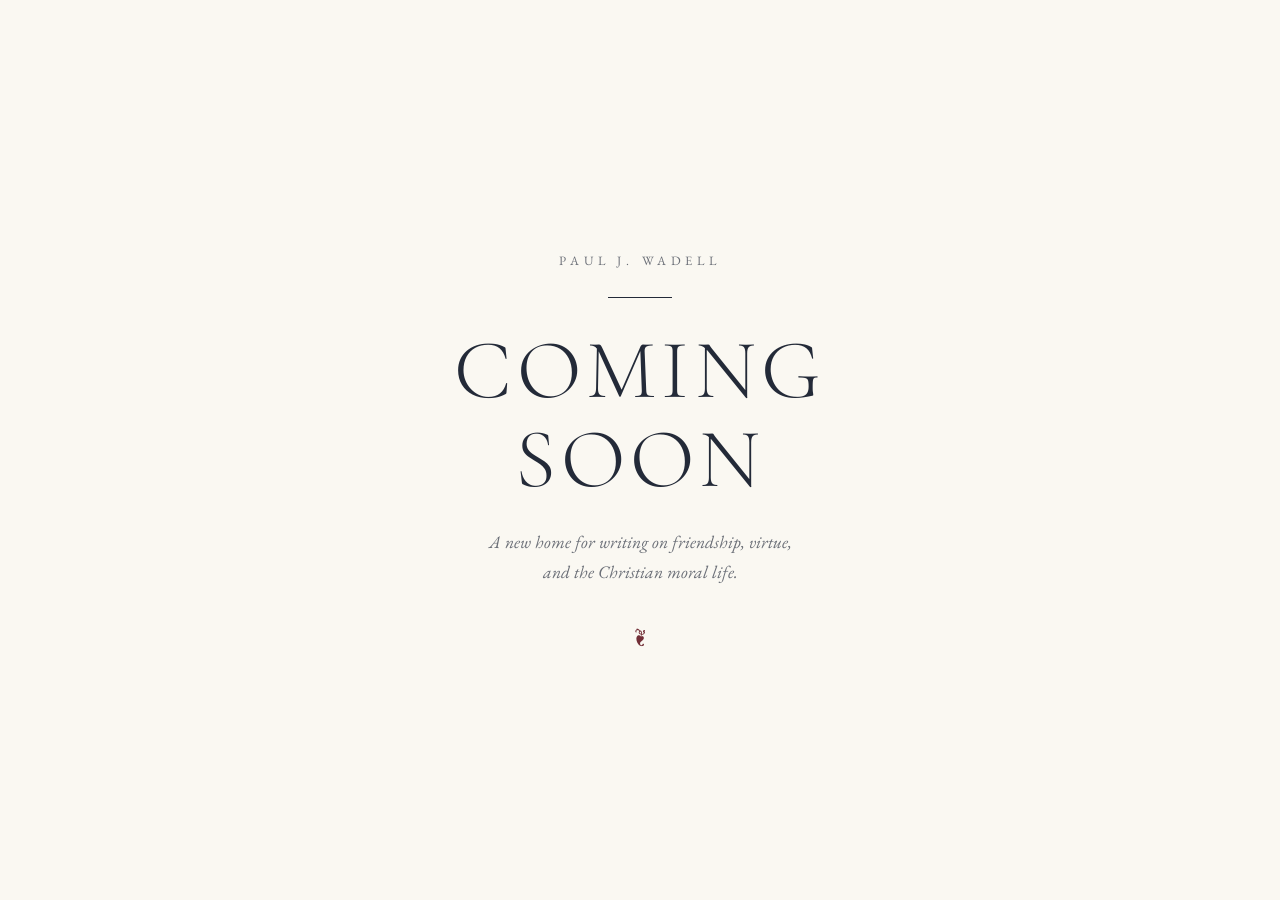
<file: index.html>
<!DOCTYPE html>
<html lang="en">
<head>
<meta charset="UTF-8">
<meta name="viewport" content="width=device-width, initial-scale=1.0">
<title>Paul J. Wadell | Coming Soon</title>
<meta name="description" content="The official website of Paul J. Wadell, author and theologian, is coming soon.">
<link rel="icon" href="/assets/favicon.ico" sizes="32x32">
<link rel="icon" href="/assets/favicon.svg" type="image/svg+xml">
<link rel="icon" href="/assets/favicon-96x96.png" type="image/png" sizes="96x96">
<link rel="apple-touch-icon" href="/assets/apple-touch-icon.png" sizes="180x180">
<link rel="manifest" href="/site.webmanifest">
<meta name="apple-mobile-web-app-title" content="Paul J. Wadell">
<meta name="theme-color" content="#FAF8F2">
<link rel="preconnect" href="https://fonts.googleapis.com">
<link rel="preconnect" href="https://fonts.gstatic.com" crossorigin>
<link href="https://fonts.googleapis.com/css2?family=Cormorant+Garamond:ital,wght@0,300;0,400;1,400&family=EB+Garamond:ital@0;1&display=swap" rel="stylesheet">
<style>
  :root {
    --paper: #FAF8F2;
    --ink: #232A38;
    --oxblood: #722F37;
    --muted: #6B6F77;
  }

  * { margin: 0; padding: 0; box-sizing: border-box; }

  html, body { height: 100%; }

  body {
    background: var(--paper);
    color: var(--ink);
    font-family: 'EB Garamond', Georgia, serif;
    display: flex;
    align-items: center;
    justify-content: center;
    padding: 2rem 1.25rem;
    text-align: center;
    -webkit-font-smoothing: antialiased;
  }

  .page {
    max-width: 32rem;
    width: 100%;
  }

  .name {
    font-size: 0.8rem;
    letter-spacing: 0.38em;
    text-transform: uppercase;
    color: var(--muted);
  }

  .rule {
    border: none;
    border-top: 1px solid var(--ink);
    width: 4rem;
    margin: 1.75rem auto;
    opacity: 0.35;
  }

  h1 {
    font-family: 'Cormorant Garamond', Georgia, serif;
    font-weight: 300;
    font-size: clamp(3rem, 11vw, 5.25rem);
    letter-spacing: 0.06em;
    text-transform: uppercase;
    line-height: 1.05;
  }

  .tagline {
    font-style: italic;
    font-size: 1.1rem;
    color: var(--muted);
    margin-top: 1.5rem;
    line-height: 1.7;
  }

  .fleuron {
    color: var(--oxblood);
    font-size: 1.2rem;
    margin-top: 2.25rem;
    user-select: none;
  }

  .rise {
    opacity: 0;
    transform: translateY(10px);
    animation: settle 0.9s ease-out forwards;
  }
  .rise:nth-child(1) { animation-delay: 0.05s; }
  .rise:nth-child(2) { animation-delay: 0.2s; }
  .rise:nth-child(3) { animation-delay: 0.35s; }
  .rise:nth-child(4) { animation-delay: 0.5s; }
  .rise:nth-child(5) { animation-delay: 0.65s; }

  @keyframes settle {
    to { opacity: 1; transform: translateY(0); }
  }

  @media (prefers-reduced-motion: reduce) {
    .rise { opacity: 1; transform: none; animation: none; }
  }
</style>
</head>
<body>
  <main class="page">
    <p class="name rise">Paul J. Wadell</p>

    <hr class="rule rise" aria-hidden="true">

    <h1 class="rise">Coming<br>Soon</h1>

    <p class="tagline rise">
      A new home for writing on friendship, virtue,<br>
      and the Christian moral life.
    </p>

    <div class="fleuron rise" aria-hidden="true">❦</div>
  </main>
</body>
</html>
</file>
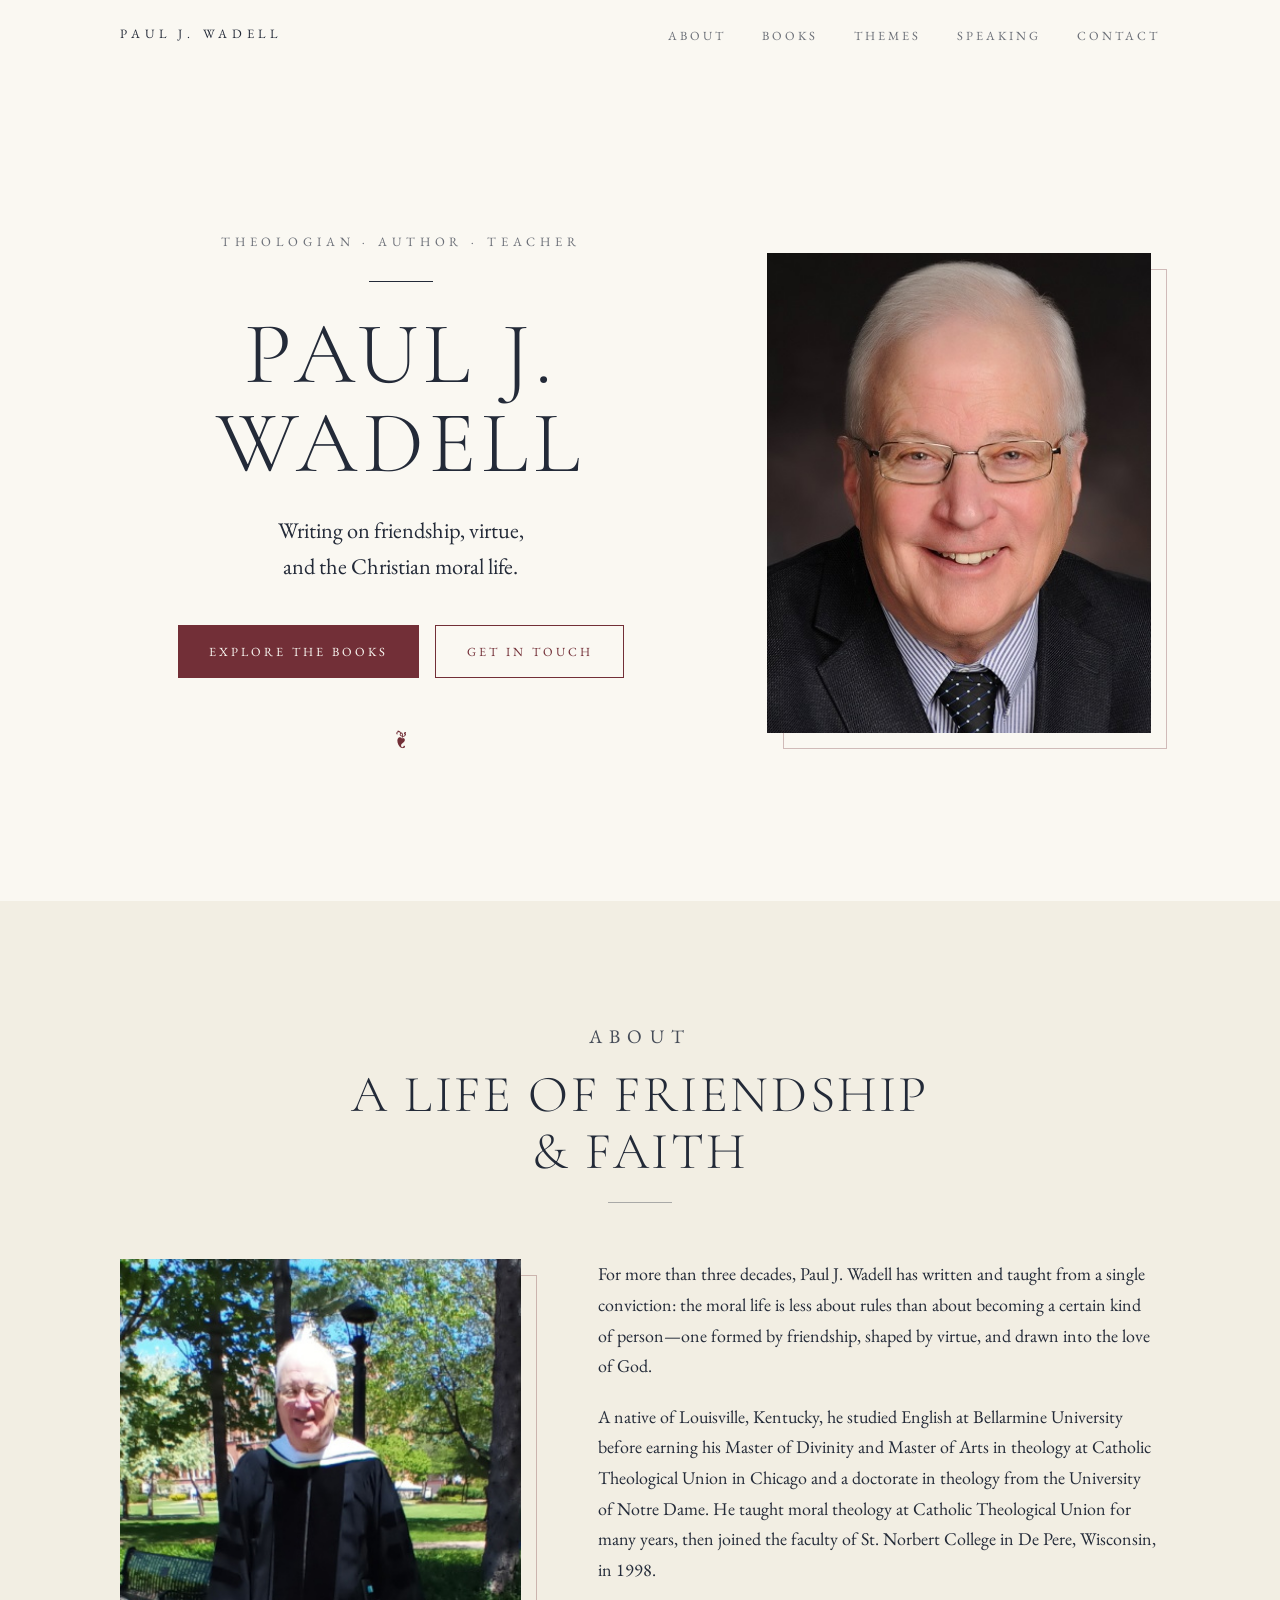
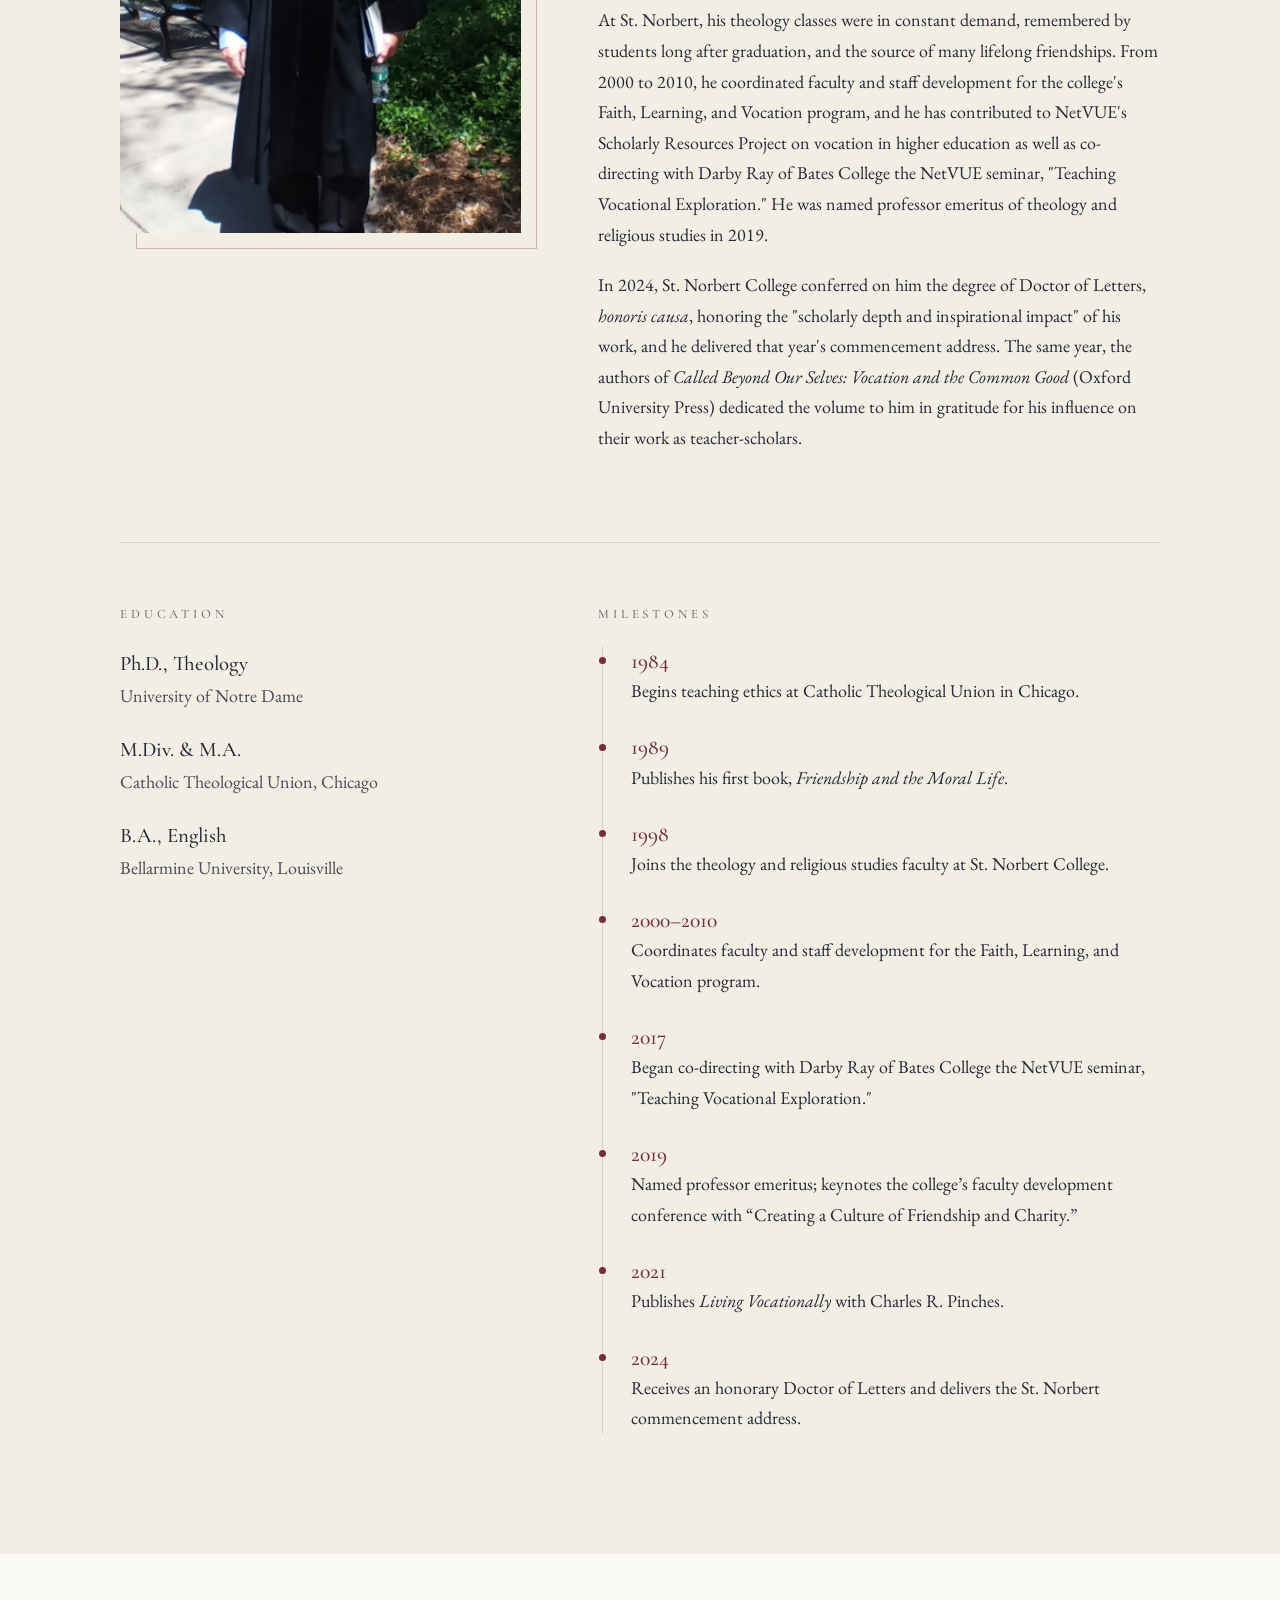
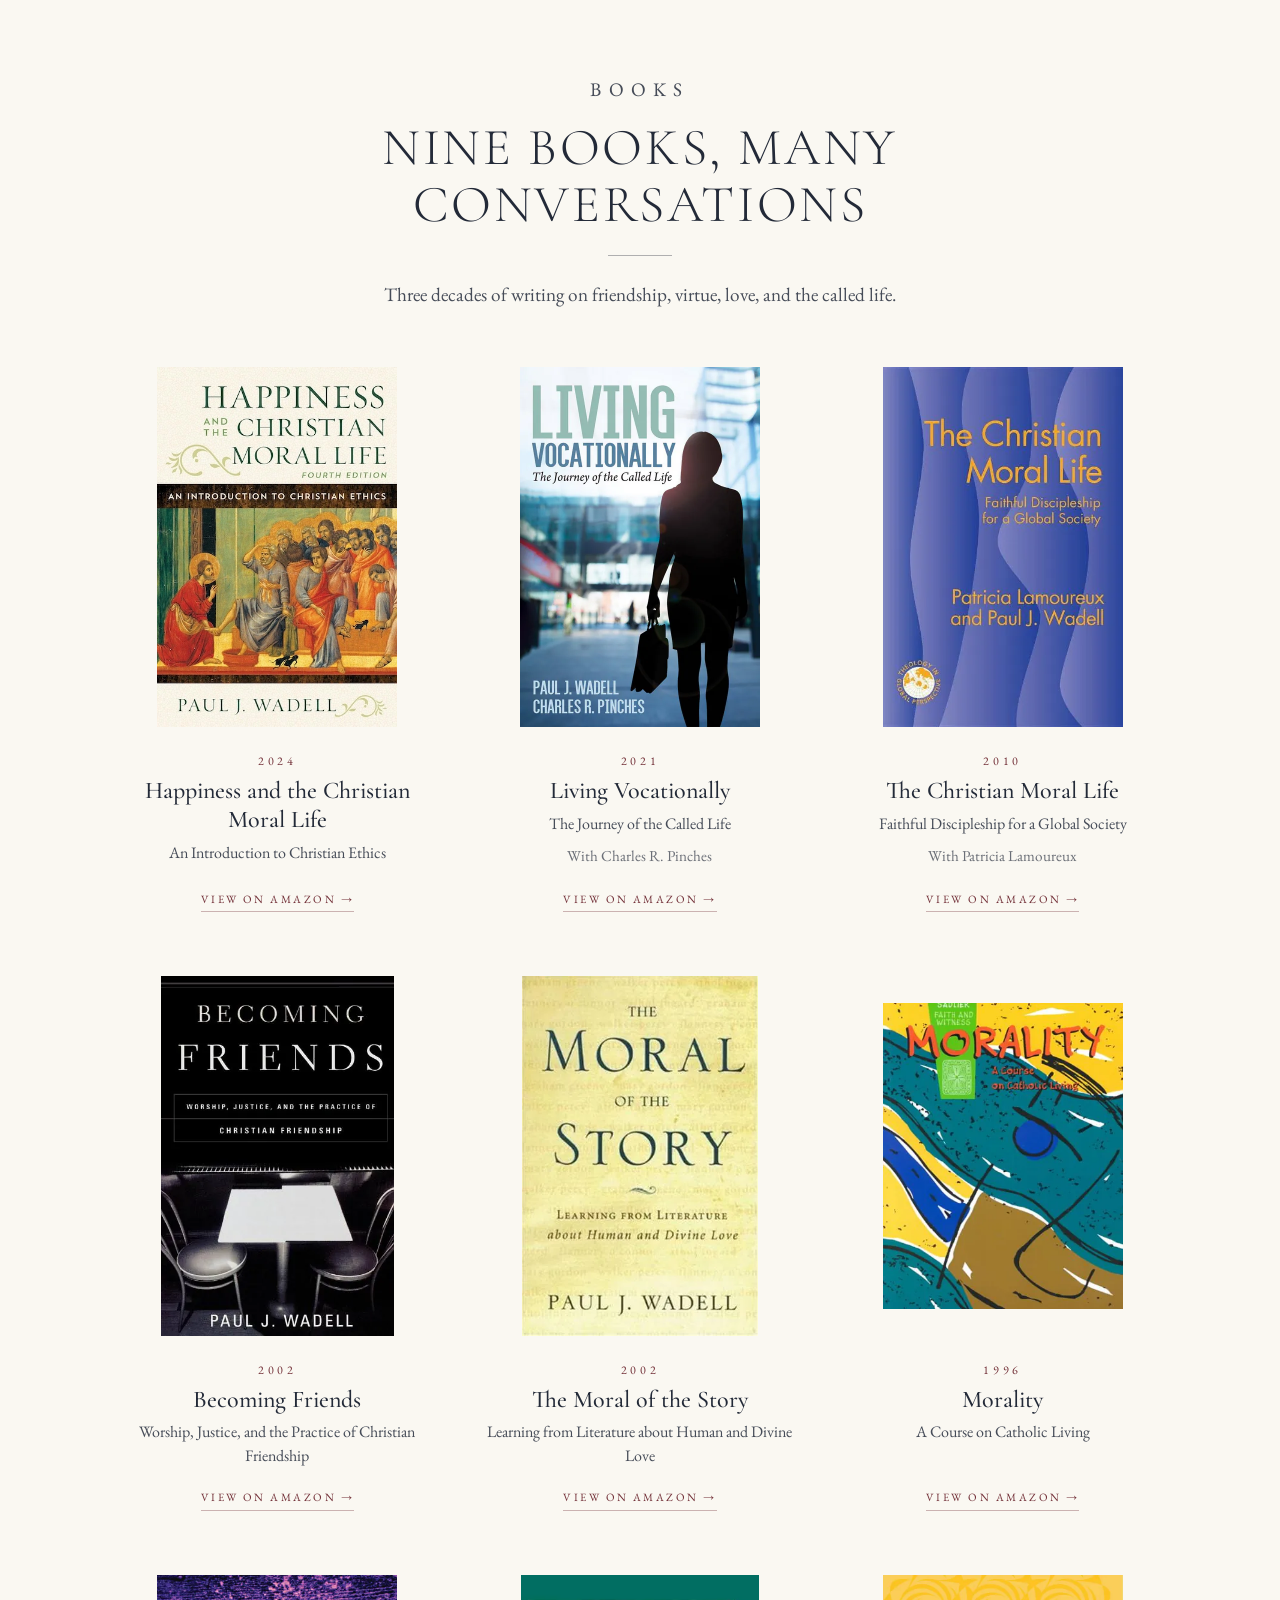
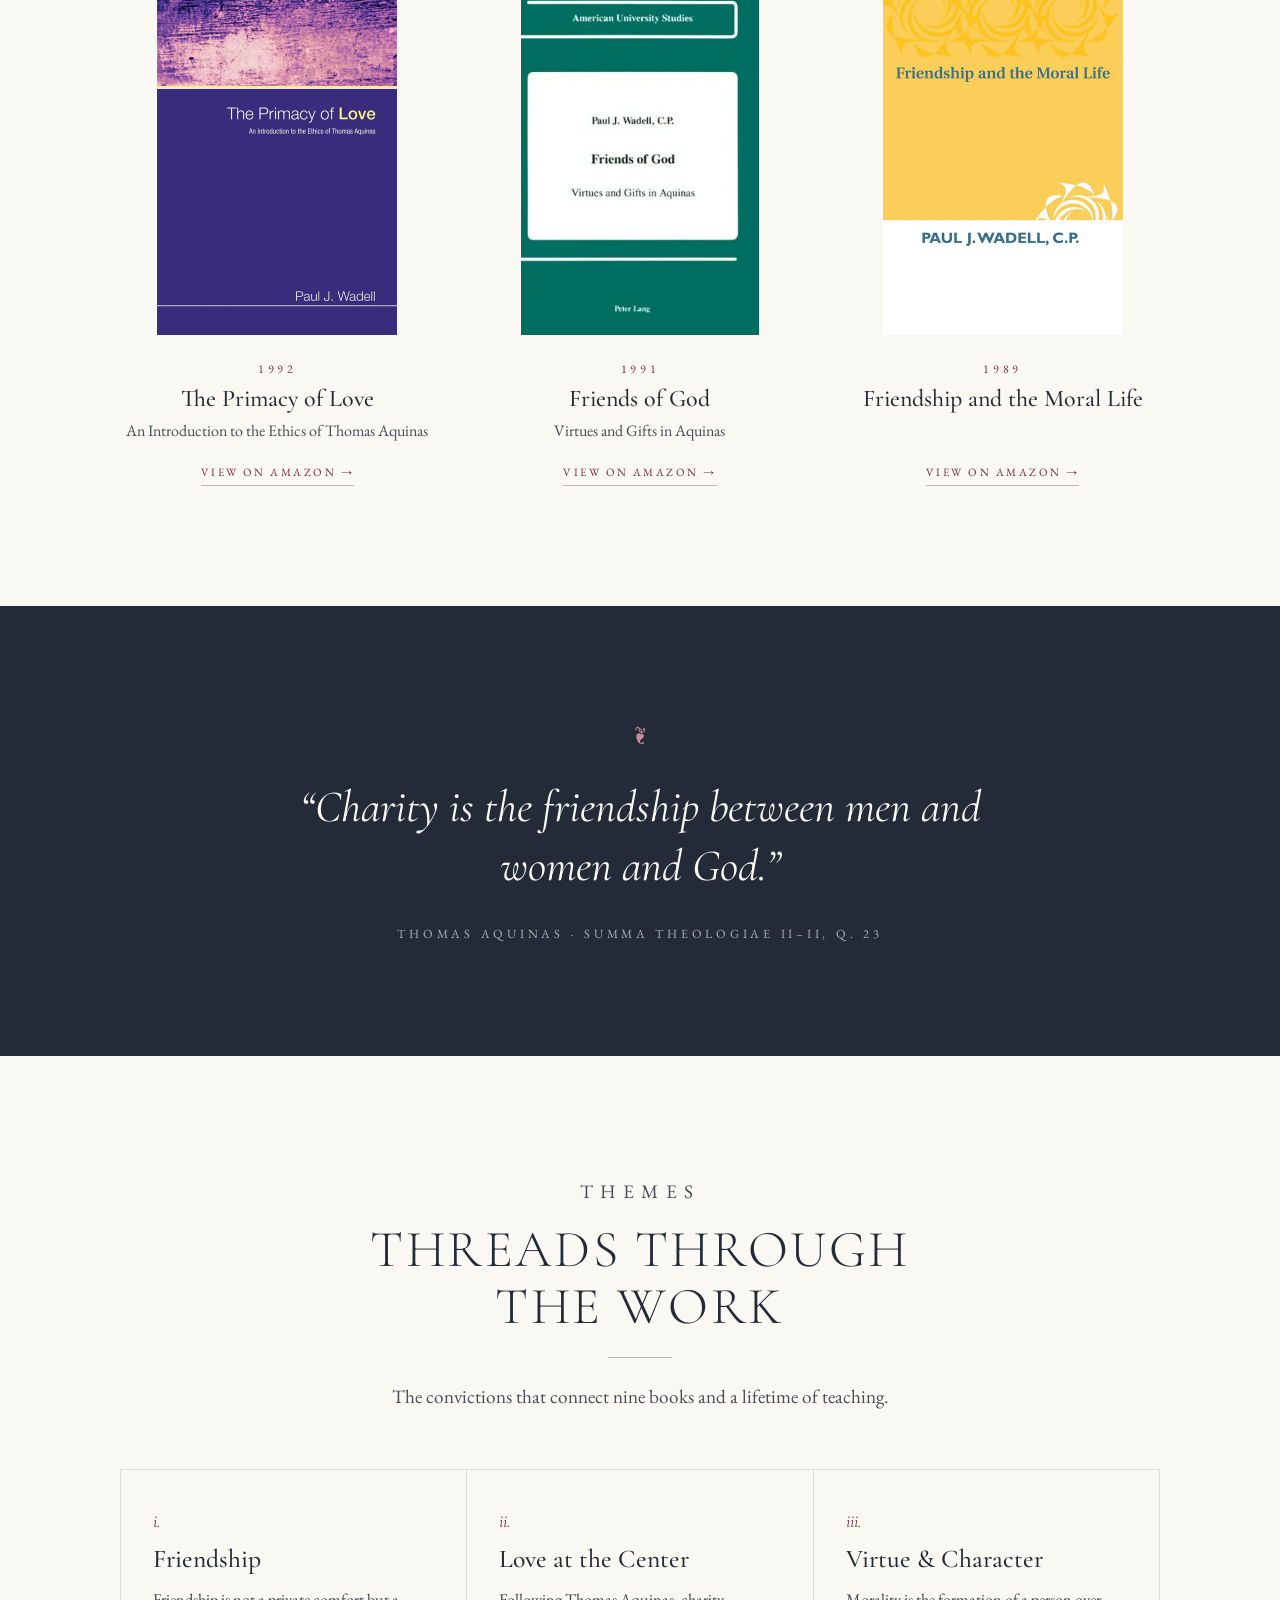
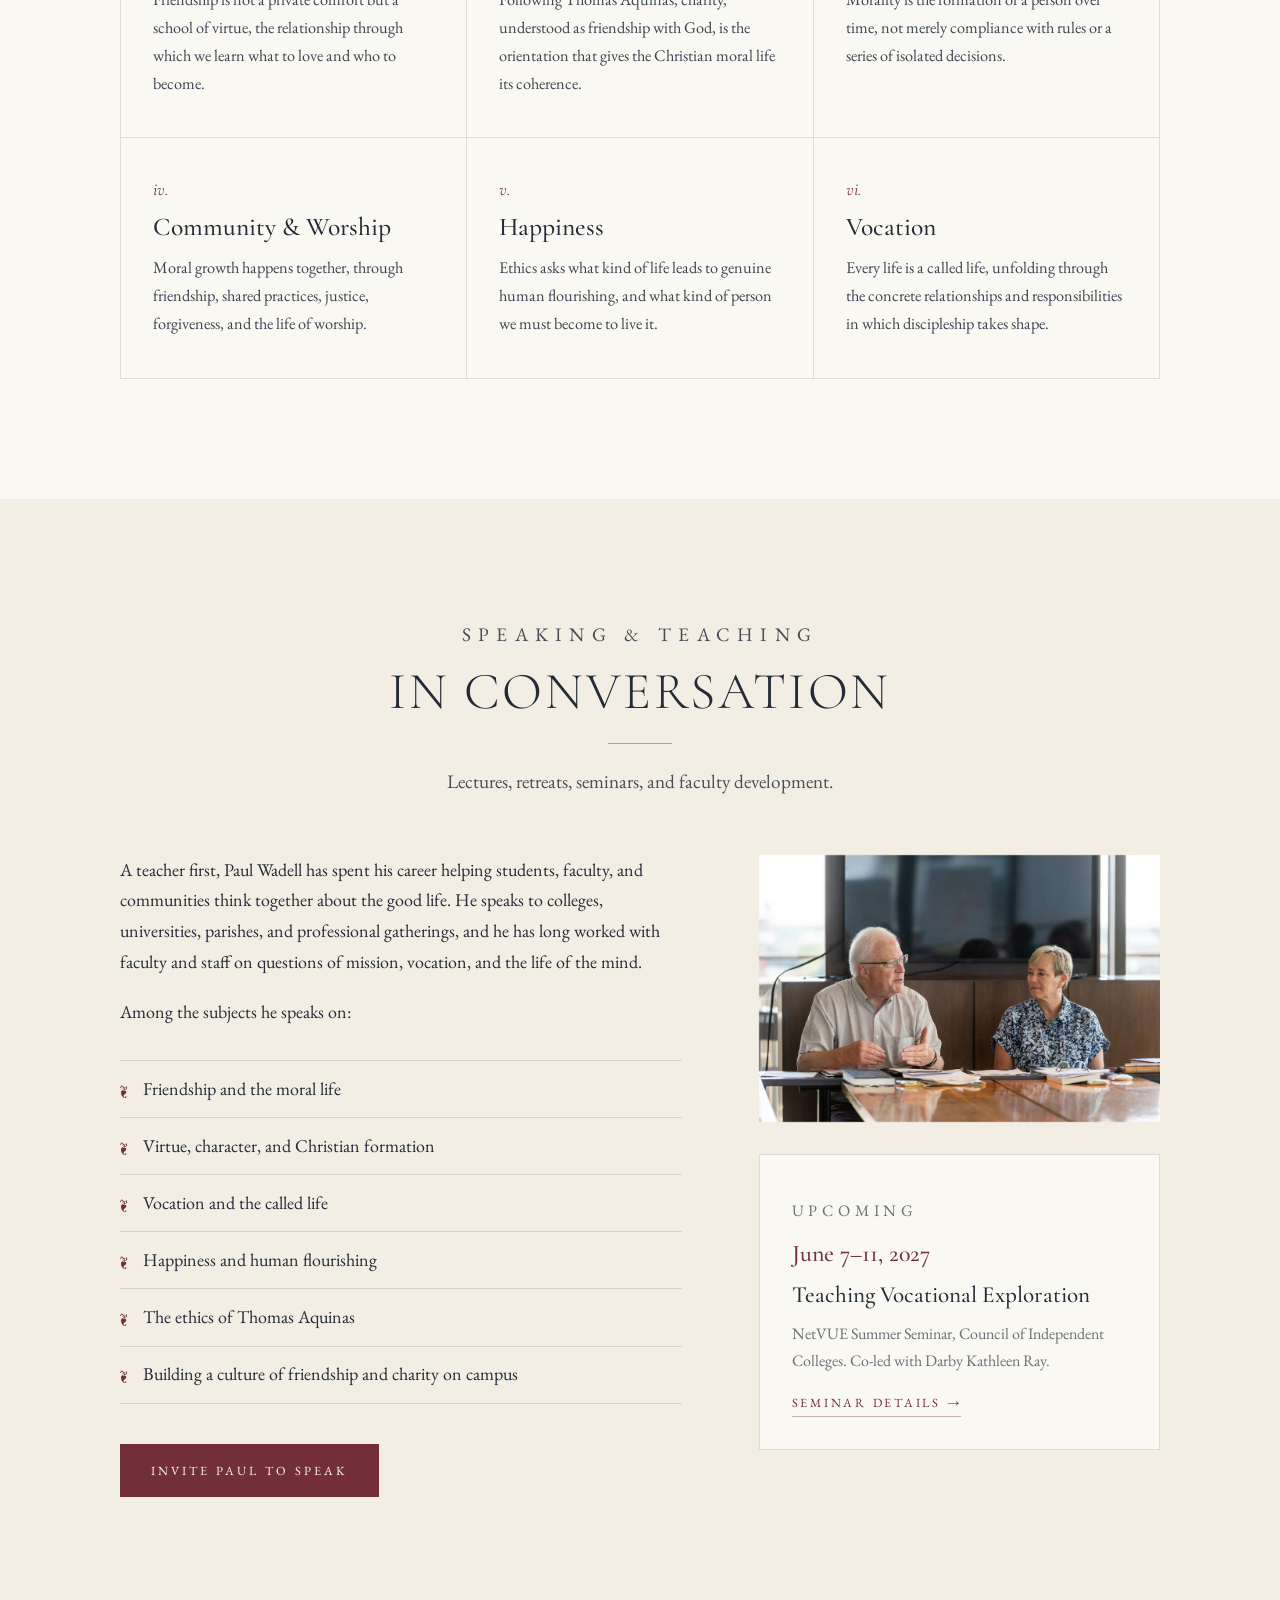
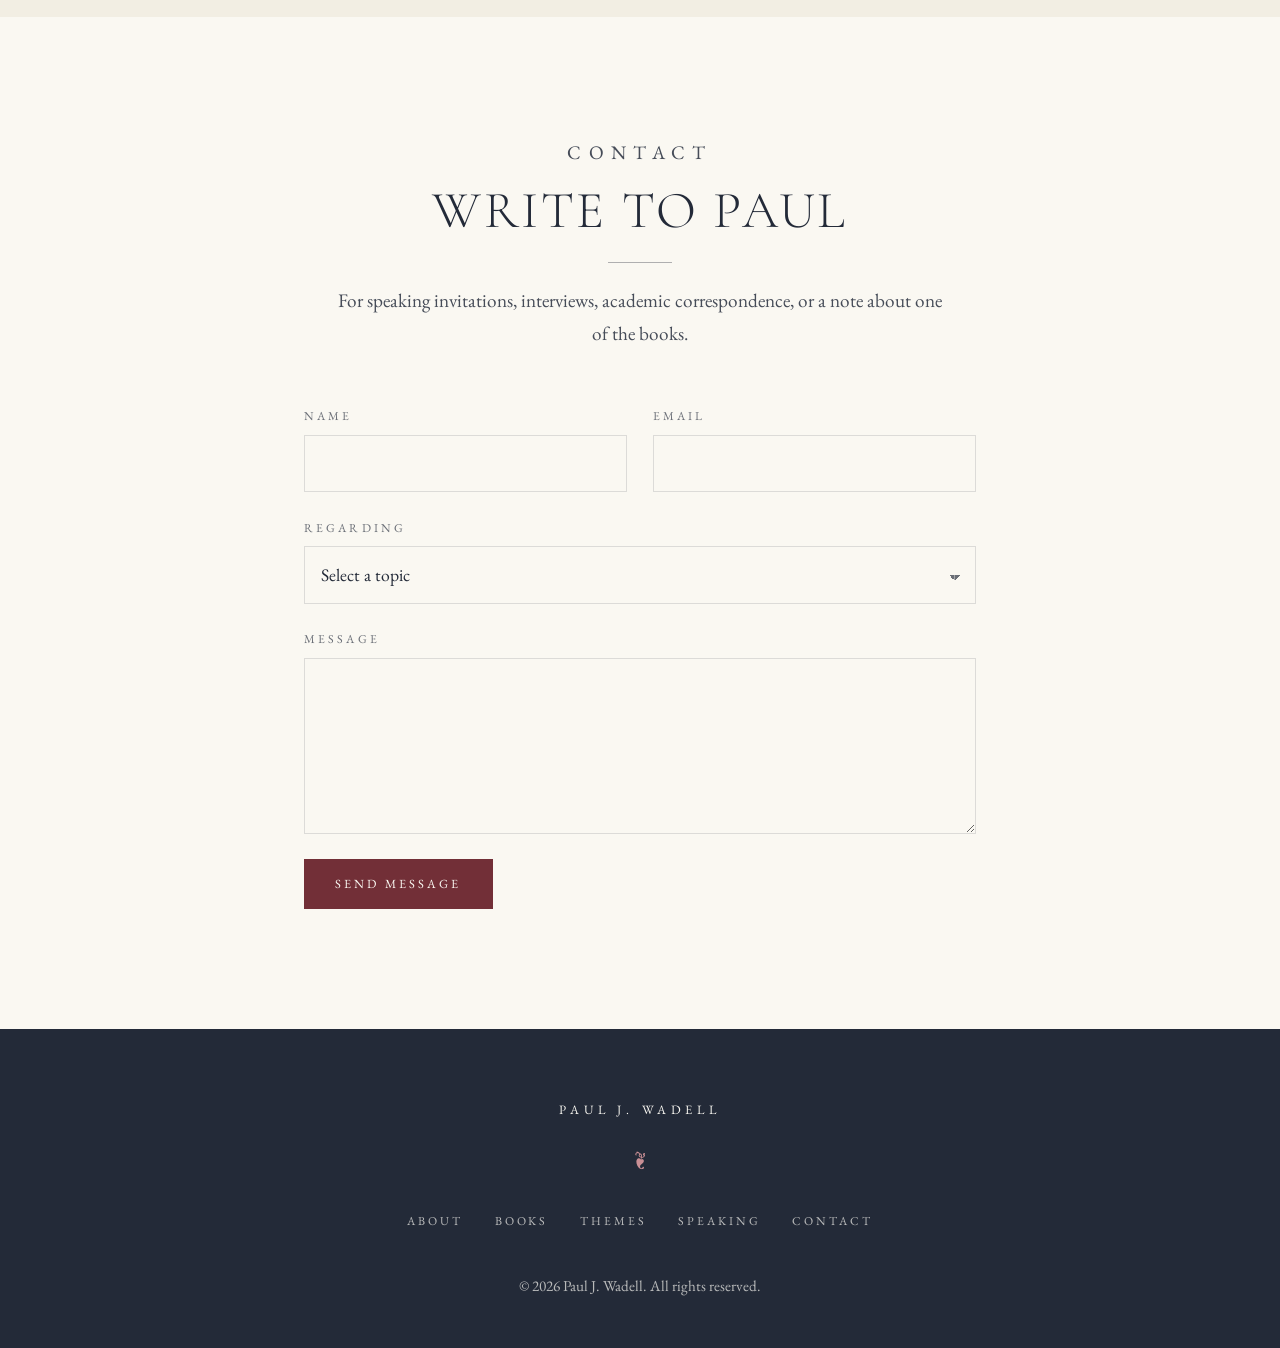
<file: website-preview-92551718b4c7d4ad.html>
<!DOCTYPE html>
<html lang="en">
<head>
<meta charset="UTF-8">
<meta name="viewport" content="width=device-width, initial-scale=1.0">
<title>Paul J. Wadell | Theologian &amp; Author</title>
<meta name="description" content="Paul J. Wadell is a moral theologian, author of nine books on friendship, virtue, and the Christian moral life, and professor emeritus of theology and religious studies at St. Norbert College.">
<link rel="canonical" href="https://pauljwadell.com/">
<meta property="og:type" content="website">
<meta property="og:title" content="Paul J. Wadell | Theologian &amp; Author">
<meta property="og:description" content="Writing on friendship, virtue, and the Christian moral life.">
<meta property="og:url" content="https://pauljwadell.com/">
<link rel="icon" href="/assets/favicon.ico" sizes="32x32">
<link rel="icon" href="/assets/favicon.svg" type="image/svg+xml">
<link rel="icon" href="/assets/favicon-96x96.png" type="image/png" sizes="96x96">
<link rel="apple-touch-icon" href="/assets/apple-touch-icon.png" sizes="180x180">
<link rel="manifest" href="/site.webmanifest">
<meta name="apple-mobile-web-app-title" content="Paul J. Wadell">
<meta name="theme-color" content="#FAF8F2">
<link rel="preconnect" href="https://fonts.googleapis.com">
<link rel="preconnect" href="https://fonts.gstatic.com" crossorigin>
<link href="https://fonts.googleapis.com/css2?family=Cormorant+Garamond:ital,wght@0,300;0,400;0,500;1,400&family=EB+Garamond:ital@0;1&display=swap" rel="stylesheet">
<link rel="stylesheet" href="style.css">
</head>
<body>

  <header class="site-header">
    <div class="wrap">
      <a class="brand" href="#top">Paul J. Wadell</a>
      <button class="nav-toggle" type="button" aria-expanded="false" aria-controls="site-nav">Menu</button>
      <nav class="nav" id="site-nav" aria-label="Primary">
        <ul>
          <li><a href="#about">About</a></li>
          <li><a href="#books">Books</a></li>
          <li><a href="#themes">Themes</a></li>
          <li><a href="#speaking">Speaking</a></li>
          <li><a href="#contact">Contact</a></li>
        </ul>
      </nav>
    </div>
  </header>
  <div class="nav-overlay" aria-hidden="true"></div>

  <main>

    <!-- ===== Hero ===== -->
    <section class="hero" id="top">
      <div class="wrap hero-grid">
        <div class="hero-inner">
          <p class="eyebrow rise">Theologian &middot; Author &middot; Teacher</p>

          <hr class="rule rise" aria-hidden="true">

          <h1 class="rise">Paul J.<br>Wadell</h1>

          <p class="tagline rise">
            Writing on friendship, virtue,<br>
            and the Christian moral life.
          </p>

          <div class="actions rise">
            <a class="btn solid" href="#books">Explore the Books</a>
            <a class="btn" href="#contact">Get in Touch</a>
          </div>

          <div class="fleuron rise" aria-hidden="true">❦</div>
        </div>

        <div class="portrait-wrap hero-photo rise">
          <figure class="frame portrait">
            <img src="assets/paul-portrait.jpg" alt="Portrait of Paul J. Wadell" width="380" height="543" loading="lazy" decoding="async">
          </figure>
        </div>
      </div>
    </section>

    <!-- ===== About ===== -->
    <section class="section alt" id="about">
      <div class="wrap">
        <div class="section-head">
          <p class="eyebrow">About</p>
          <h2>A Life of Friendship &amp; Faith</h2>
          <hr class="rule" aria-hidden="true">
        </div>

        <div class="about-grid">
          <div class="portrait-wrap">
            <figure class="frame about-photo">
              <img src="assets/paul-on-campus.jpg" alt="Portrait of Paul J. Wadell" width="380" height="543" loading="lazy" decoding="async">
            </figure>
          </div>

          <div class="bio">
            <p>
              For more than three decades, Paul J. Wadell has written and taught from a single conviction: the moral life is less about rules than about becoming a certain kind of person—one formed by friendship, shaped by virtue, and drawn into the love of God.
            </p>
            <p>
              A native of Louisville, Kentucky, he studied English at Bellarmine University before earning his Master of Divinity and Master of Arts in theology at Catholic Theological Union in Chicago and a doctorate in theology from the University of Notre Dame. He taught moral theology at Catholic Theological Union for many years, then joined the faculty of St. Norbert College in De Pere, Wisconsin, in 1998.
            </p>
            <p>
              At St. Norbert, his theology classes were in constant demand, remembered by students long after graduation, and the source of many lifelong friendships. From 2000 to 2010, he coordinated faculty and staff development for the college's Faith, Learning, and Vocation program, and he has contributed to NetVUE's Scholarly Resources Project on vocation in higher education as well as co-directing with Darby Ray of Bates College the NetVUE seminar, "Teaching Vocational Exploration." He was named professor emeritus of theology and religious studies in 2019.
            </p>
            <p>
              In 2024, St. Norbert College conferred on him the degree of Doctor of Letters, <em>honoris causa</em>, honoring the "scholarly depth and inspirational impact" of his work, and he delivered that year's commencement address. The same year, the authors of <em>Called Beyond Our Selves: Vocation and the Common Good</em> (Oxford University Press) dedicated the volume to him in gratitude for his influence on their work as teacher-scholars.
            </p>
          </div>
        </div>

        <div class="about-details">
          <div>
            <h3 class="detail-title">Education</h3>
            <ul class="degrees">
              <li>
                <strong>Ph.D., Theology</strong>
                <span>University of Notre Dame</span>
              </li>
              <li>
                <strong>M.Div. &amp; M.A.</strong>
                <span>Catholic Theological Union, Chicago</span>
              </li>
              <li>
                <strong>B.A., English</strong>
                <span>Bellarmine University, Louisville</span>
              </li>
            </ul>
          </div>

          <div>
            <h3 class="detail-title">Milestones</h3>
            <ol class="timeline">
              <li>
                <span class="year">1984</span>
                Begins teaching ethics at Catholic Theological Union in Chicago.
              </li>
              <li>
                <span class="year">1989</span>
                Publishes his first book, <em>Friendship and the Moral Life</em>.
              </li>
              <li>
                <span class="year">1998</span>
                Joins the theology and religious studies faculty at St.&nbsp;Norbert College.
              </li>
              <li>
                <span class="year">2000&ndash;2010</span>
                Coordinates faculty and staff development for the Faith, Learning, and Vocation program.
              </li>
              <li>
                <span class="year">2017</span>
                Began co-directing with Darby Ray of Bates College the NetVUE seminar, "Teaching Vocational Exploration."
              </li>
              <li>
                <span class="year">2019</span>
                Named professor emeritus; keynotes the college&rsquo;s faculty development conference
                with &ldquo;Creating a Culture of Friendship and Charity.&rdquo;
              </li>
              <li>
                <span class="year">2021</span>
                Publishes <em>Living Vocationally</em> with Charles R. Pinches.
              </li>
              <li>
                <span class="year">2024</span>
                Receives an honorary Doctor of Letters and delivers the St.&nbsp;Norbert commencement address.
              </li>
            </ol>
          </div>
        </div>
      </div>
    </section>

    <!-- ===== Books ===== -->
    <section class="section" id="books">
      <div class="wrap">
        <div class="section-head">
          <p class="eyebrow">Books</p>
          <h2>Nine Books, Many Conversations</h2>
          <hr class="rule" aria-hidden="true">
          <p>Three decades of writing on friendship, virtue, love, and the called life.</p>
        </div>

        <ul class="book-grid">
          <li class="book">
            <figure class="frame cover">
              <img src="assets/happiness.webp" alt="Cover of Happiness and the Christian Moral Life" width="332" height="500" loading="lazy" decoding="async">
            </figure>
            <p class="year">2024</p>
            <h3>Happiness and the Christian Moral Life</h3>
            <p class="subtitle">An Introduction to Christian Ethics</p>
            <a class="text-link" href="https://www.amazon.com/Happiness-Christian-Moral-Life-Introduction-dp-1538184540/dp/1538184540/ref=dp_ob_image_bk" target="_blank" rel="noopener">View on Amazon &rarr;</a>
          </li>

          <li class="book">
            <figure class="frame cover">
              <img src="assets/living-vocationally.webp" alt="Cover of Living Vocationally" width="480" height="720" loading="lazy" decoding="async">
            </figure>
            <p class="year">2021</p>
            <h3>Living Vocationally</h3>
            <p class="subtitle">The Journey of the Called Life</p>
            <p class="coauthor">With Charles R. Pinches</p>
            <a class="text-link" href="https://www.amazon.com/Living-Vocationally-Journey-Called-Life/dp/172527339X" target="_blank" rel="noopener">View on Amazon &rarr;</a>
          </li>

          <li class="book">
            <figure class="frame cover">
              <img src="assets/christian-moral-life.webp" alt="Cover of The Christian Moral Life" width="400" height="600" loading="lazy" decoding="async">
            </figure>
            <p class="year">2010</p>
            <h3>The Christian Moral Life</h3>
            <p class="subtitle">Faithful Discipleship for a Global Society</p>
            <p class="coauthor">With Patricia Lamoureux</p>
            <a class="text-link" href="https://www.amazon.com/Christian-Moral-Life-Discipleship-Perspectives/dp/1570758816" target="_blank" rel="noopener">View on Amazon &rarr;</a>
          </li>

          <li class="book">
            <figure class="frame cover">
              <img src="assets/becoming-friends.webp" alt="Cover of Becoming Friends" width="388" height="600" loading="lazy" decoding="async">
            </figure>
            <p class="year">2002</p>
            <h3>Becoming Friends</h3>
            <p class="subtitle">Worship, Justice, and the Practice of Christian Friendship</p>
            <a class="text-link" href="https://www.amazon.com/Becoming-Friends-Practice-Christian-Friendship/dp/1587430517" target="_blank" rel="noopener">View on Amazon &rarr;</a>
          </li>

          <li class="book">
            <figure class="frame cover">
              <img src="assets/moral-of-the-story.webp" alt="Cover of The Moral of the Story" width="329" height="500" loading="lazy" decoding="async">
            </figure>
            <p class="year">2002</p>
            <h3>The Moral of the Story</h3>
            <p class="subtitle">Learning from Literature about Human and Divine Love</p>
            <a class="text-link" href="https://www.amazon.com/Moral-Story-Reflections-Religion-Literature/dp/0824519809" target="_blank" rel="noopener">View on Amazon &rarr;</a>
          </li>

          <li class="book">
            <figure class="frame cover">
              <img src="assets/morality.webp" alt="Cover of Morality: A Course on Catholic Living" width="373" height="475" loading="lazy" decoding="async">
            </figure>
            <p class="year">1996</p>
            <h3>Morality</h3>
            <p class="subtitle">A Course on Catholic Living</p>
            <a class="text-link" href="https://www.amazon.com/Morality-Course-Catholic-Sadlier-witness/dp/0821556037" target="_blank" rel="noopener">View on Amazon &rarr;</a>
          </li>

          <li class="book">
            <figure class="frame cover">
              <img src="assets/primacy-of-love.webp" alt="Cover of The Primacy of Love" width="480" height="720" loading="lazy" decoding="async">
            </figure>
            <p class="year">1992</p>
            <h3>The Primacy of Love</h3>
            <p class="subtitle">An Introduction to the Ethics of Thomas Aquinas</p>
            <a class="text-link" href="https://www.amazon.com/Primacy-Love-Introduction-Ethics-Aquinas/dp/1606083694" target="_blank" rel="noopener">View on Amazon &rarr;</a>
          </li>

          <li class="book">
            <figure class="frame cover">
              <img src="assets/friends-of-god.webp" alt="Cover of Friends of God" width="315" height="475" loading="lazy" decoding="async">
            </figure>
            <p class="year">1991</p>
            <h3>Friends of God</h3>
            <p class="subtitle">Virtues and Gifts in Aquinas</p>
            <a class="text-link" href="https://www.amazon.com/Friends-God-Virtues-American-University/dp/0820413216" target="_blank" rel="noopener">View on Amazon &rarr;</a>
          </li>

          <li class="book">
            <figure class="frame cover">
              <img src="assets/friendship-and-the-moral-life.webp" alt="Cover of Friendship and the Moral Life" width="480" height="720" loading="lazy" decoding="async">
            </figure>
            <p class="year">1989</p>
            <h3>Friendship and the Moral Life</h3>
            <a class="text-link" href="https://www.amazon.com/Friendship-Moral-Life-Paul-Wadell/dp/0268009740" target="_blank" rel="noopener">View on Amazon &rarr;</a>
          </li>
        </ul>
      </div>
    </section>

    <!-- ===== Epigraph ===== -->
    <aside class="epigraph" aria-label="Epigraph">
      <div class="wrap">
        <blockquote>
          <span class="fleuron" aria-hidden="true">❦</span>
          <p>&ldquo;Charity is the friendship between men and women and God.&rdquo;</p>
          <footer>Thomas Aquinas &middot; <cite>Summa Theologiae</cite> II&ndash;II, q.&nbsp;23</footer>
        </blockquote>
      </div>
    </aside>

    <!-- ===== Themes ===== -->
    <section class="section" id="themes">
      <div class="wrap">
        <div class="section-head">
          <p class="eyebrow">Themes</p>
          <h2>Threads Through the Work</h2>
          <hr class="rule" aria-hidden="true">
          <p>The convictions that connect nine books and a lifetime of teaching.</p>
        </div>

        <ul class="themes">
          <li>
            <span class="numeral">i.</span>
            <h3>Friendship</h3>
            <p>Friendship is not a private comfort but a school of virtue, the
              relationship through which we learn what to love and who to become.</p>
          </li>
          <li>
            <span class="numeral">ii.</span>
            <h3>Love at the Center</h3>
            <p>Following Thomas Aquinas, charity, understood as friendship with God, is the
              orientation that gives the Christian moral life its coherence.</p>
          </li>
          <li>
            <span class="numeral">iii.</span>
            <h3>Virtue &amp; Character</h3>
            <p>Morality is the formation of a person over time, not merely compliance with rules
              or a series of isolated decisions.</p>
          </li>
          <li>
            <span class="numeral">iv.</span>
            <h3>Community &amp; Worship</h3>
            <p>Moral growth happens together, through friendship, shared
              practices, justice, forgiveness, and the life of worship.</p>
          </li>
          <li>
            <span class="numeral">v.</span>
            <h3>Happiness</h3>
            <p>Ethics asks what kind of life leads to genuine human flourishing, and what kind of
              person we must become to live it.</p>
          </li>
          <li>
            <span class="numeral">vi.</span>
            <h3>Vocation</h3>
            <p>Every life is a called life, unfolding through the concrete relationships and
              responsibilities in which discipleship takes shape.</p>
          </li>
        </ul>
      </div>
    </section>

    <!-- ===== Speaking ===== -->
    <section class="section alt" id="speaking">
      <div class="wrap">
        <div class="section-head">
          <p class="eyebrow">Speaking &amp; Teaching</p>
          <h2>In Conversation</h2>
          <hr class="rule" aria-hidden="true">
          <p>Lectures, retreats, seminars, and faculty development.</p>
        </div>

        <div class="speaking-grid">
          <div class="intro">
            <p>
              A teacher first, Paul Wadell has spent his career helping students, faculty, and
              communities think together about the good life. He speaks to colleges,
              universities, parishes, and professional gatherings, and he has long worked with
              faculty and staff on questions of mission, vocation, and the life of the mind.
            </p>
            <p>Among the subjects he speaks on:</p>

            <ul class="topics">
              <li>Friendship and the moral life</li>
              <li>Virtue, character, and Christian formation</li>
              <li>Vocation and the called life</li>
              <li>Happiness and human flourishing</li>
              <li>The ethics of Thomas Aquinas</li>
              <li>Building a culture of friendship and charity on campus</li>
            </ul>

            <a class="btn solid" href="#contact">Invite Paul to Speak</a>
          </div>

          <div>
            <figure class="frame wide">
              <img src="assets/paul-speaking-photo.webp" alt="Paul J. Wadell speaking with a colleague at a seminar table" width="1024" height="683" loading="lazy" decoding="async">
            </figure>

            <div class="event">
              <p class="badge">Upcoming</p>
              <p class="date">June 7&ndash;11, 2027</p>
              <h3>Teaching Vocational Exploration</h3>
              <p>
                NetVUE Summer Seminar, Council of Independent Colleges. Co-led with
                Darby Kathleen Ray.
              </p>
              <a class="text-link" href="https://cic.edu/opportunity/teaching-vocational-exploration/" target="_blank" rel="noopener">Seminar details &rarr;</a>
            </div>
          </div>
        </div>
      </div>
    </section>

    <!-- ===== Contact ===== -->
    <section class="section" id="contact">
      <div class="wrap">
        <div class="section-head">
          <p class="eyebrow">Contact</p>
          <h2>Write to Paul</h2>
          <hr class="rule" aria-hidden="true">
          <p>For speaking invitations, interviews, academic correspondence, or a note about one of the books.</p>
        </div>

        <form class="contact-form" id="contact-form" action="https://formspree.io/f/mqpkryqr" method="POST">
          <div class="form-row">
            <div class="field">
              <label for="name">Name</label>
              <input id="name" name="name" type="text" autocomplete="name" required>
            </div>
            <div class="field">
              <label for="email">Email</label>
              <input id="email" name="email" type="email" autocomplete="email" required>
            </div>
          </div>

          <div class="field">
            <label for="regarding">Regarding</label>
            <select id="regarding" name="regarding" required>
              <option value="" disabled selected>Select a topic</option>
              <option value="General Inquiry">General inquiry</option>
              <option value="Speaking invitation">Speaking invitation</option>
              <option value="Media or interview">Media or interview</option>
              <option value="Academic correspondence">Academic correspondence</option>
              <option value="A note about a book">A note about a book</option>
              <option value="Other">Other</option>
            </select>
          </div>

          <div class="field">
            <label for="message">Message</label>
            <textarea id="message" name="message" required></textarea>
          </div>

          <div class="form-actions">
            <button class="btn solid" type="submit">Send Message</button>
            <p class="form-status" id="form-status" role="status" aria-live="polite"></p>
          </div>
        </form>
      </div>
    </section>

  </main>

  <footer class="site-footer">
    <div class="wrap">
      <a class="brand" href="#top">Paul J. Wadell</a>
      <div class="fleuron" aria-hidden="true">❦</div>
      <nav class="footer-nav" aria-label="Footer">
        <ul>
          <li><a href="#about">About</a></li>
          <li><a href="#books">Books</a></li>
          <li><a href="#themes">Themes</a></li>
          <li><a href="#speaking">Speaking</a></li>
          <li><a href="#contact">Contact</a></li>
        </ul>
      </nav>
      <p class="copyright">&copy; <span id="year">2026</span> Paul J. Wadell. All rights reserved.</p>
    </div>
  </footer>

<script src="script.js"></script>
</body>
</html>
</file>
<file: style.css>
:root {
  --paper: #FAF8F2;
  --paper-deep: #F2EEE3;
  --ink: #232A38;
  --oxblood: #722F37;
  --oxblood-deep: #5A242B;
  --muted: #6B6F77;
  --soft: #464C58;
  --line: rgba(35, 42, 56, 0.14);
  --header-h: 4.25rem;
  --display: 'Cormorant Garamond', Georgia, serif;
  --text: 'EB Garamond', Georgia, serif;
}

* { margin: 0; padding: 0; box-sizing: border-box; }

html {
  scroll-behavior: smooth;
  scroll-padding-top: var(--header-h);
}

body {
  background: var(--paper);
  color: var(--ink);
  font-family: var(--text);
  font-size: 1.125rem;
  line-height: 1.7;
  -webkit-font-smoothing: antialiased;
}

img { max-width: 100%; display: block; }
a { color: inherit; }

.wrap {
  max-width: 68rem;
  margin: 0 auto;
  padding-inline: 1.5rem;
}

/* ---------- Shared type ---------- */

.eyebrow {
  font-size: 0.8rem;
  letter-spacing: 0.38em;
  text-transform: uppercase;
  color: var(--muted);
}

.rule {
  border: none;
  border-top: 1px solid var(--ink);
  width: 4rem;
  margin: 1.75rem auto;
  opacity: 0.35;
}

.fleuron {
  color: var(--oxblood);
  font-size: 1.2rem;
  user-select: none;
}

.btn {
  display: inline-block;
  font-family: var(--text);
  font-size: 0.78rem;
  letter-spacing: 0.24em;
  text-transform: uppercase;
  text-decoration: none;
  padding: 0.95rem 1.9rem;
  border: 1px solid var(--oxblood);
  color: var(--oxblood);
  background: transparent;
  cursor: pointer;
  transition: background-color 0.25s, color 0.25s, border-color 0.25s;
}
.btn:hover, .btn:focus-visible { background: var(--oxblood); color: var(--paper); }
.btn.solid { background: var(--oxblood); color: var(--paper); }
.btn.solid:hover, .btn.solid:focus-visible { background: var(--oxblood-deep); border-color: var(--oxblood-deep); }
.btn:disabled { opacity: 0.6; cursor: wait; }

.text-link {
  font-size: 0.78rem;
  letter-spacing: 0.22em;
  text-transform: uppercase;
  text-decoration: none;
  color: var(--oxblood);
  border-bottom: 1px solid rgba(114, 47, 55, 0.35);
  padding-bottom: 0.15rem;
  transition: border-color 0.2s;
}
.text-link:hover { border-bottom-color: var(--oxblood); }

:focus-visible { outline: 2px solid var(--oxblood); outline-offset: 3px; }

/* ---------- Header & navigation ---------- */

.site-header {
  position: sticky;
  top: 0;
  z-index: 50;
  background: var(--paper);
  border-bottom: 1px solid transparent;
  transition: border-color 0.3s;
}
.site-header.scrolled { border-bottom-color: var(--line); }

.site-header .wrap {
  display: flex;
  align-items: center;
  justify-content: space-between;
  height: var(--header-h);
}

.brand {
  font-size: 0.8rem;
  letter-spacing: 0.38em;
  text-transform: uppercase;
  text-decoration: none;
  color: var(--ink);
}

.nav ul {
  list-style: none;
  display: flex;
  gap: 2.25rem;
}

.nav a {
  font-size: 0.78rem;
  letter-spacing: 0.24em;
  text-transform: uppercase;
  text-decoration: none;
  color: var(--muted);
  padding-block: 0.35rem;
  border-bottom: 1px solid transparent;
  transition: color 0.2s, border-color 0.2s;
}
.nav a:hover, .nav a.active {
  color: var(--oxblood);
  border-bottom-color: currentColor;
}

.nav-toggle {
  display: none;
  font-family: var(--text);
  font-size: 0.75rem;
  letter-spacing: 0.28em;
  text-transform: uppercase;
  color: var(--ink);
  background: none;
  border: 1px solid var(--line);
  padding: 0.5rem 0.9rem;
  cursor: pointer;
}

/* Dims the page behind the open mobile menu; the header sits above it */
.nav-overlay {
  display: none;
  position: fixed;
  inset: 0;
  z-index: 40;
  background: rgba(35, 42, 56, 0.3);
  opacity: 0;
  visibility: hidden;
  transition: opacity 0.25s ease, visibility 0.25s ease;
}
.nav-overlay.visible { opacity: 1; visibility: visible; }

@media (max-width: 760px) {
  .nav-toggle { display: block; }
  .nav-overlay { display: block; }
  .nav {
    position: absolute;
    top: var(--header-h);
    left: 0;
    right: 0;
    background: var(--paper);
    border-bottom: 1px solid var(--line);
    display: none;
  }
  .nav.open { display: block; }
  .nav ul {
    flex-direction: column;
    gap: 0;
    padding: 0.5rem 1.5rem 1.25rem;
  }
  .nav a {
    display: block;
    padding-block: 0.85rem;
    border-bottom: 1px solid var(--line);
  }
  /* Dividers stay put; only the text color marks the active link */
  .nav a:hover, .nav a.active { border-bottom-color: var(--line); }
  .nav li:last-child a { border-bottom-color: transparent; }
}

/* ---------- Hero ---------- */

.hero {
  min-height: calc(100vh - var(--header-h));
  min-height: calc(100svh - var(--header-h));
  display: flex;
  flex-direction: column;
  align-items: center;
  justify-content: center;
  text-align: center;
  padding-block: 4rem 3rem;
}

.hero .wrap { width: 100%; }

.hero-grid {
  display: grid;
  grid-template-columns: 7fr 5fr;
  gap: clamp(2.5rem, 6vw, 5rem);
  align-items: center;
}

.hero-inner { max-width: 40rem; margin: 0 auto; }

.hero-photo { width: 100%; max-width: 24rem; justify-self: center; }

.hero h1 {
  font-family: var(--display);
  font-weight: 300;
  font-size: clamp(3.25rem, 8vw, 5.5rem);
  letter-spacing: 0.06em;
  text-transform: uppercase;
  line-height: 1.02;
}

.tagline {
  font-size: 1.4rem;
  color: var(--ink);
  margin-top: 1.5rem;
  line-height: 1.6;
}

.actions {
  margin-top: 2.5rem;
  display: flex;
  gap: 1rem;
  justify-content: center;
  flex-wrap: wrap;
}

.hero .fleuron { margin-top: 2.75rem; }

.rise {
  opacity: 0;
  transform: translateY(10px);
  animation: settle 0.9s ease-out forwards;
}
.rise:nth-child(1) { animation-delay: 0.05s; }
.rise:nth-child(2) { animation-delay: 0.2s; }
.rise:nth-child(3) { animation-delay: 0.35s; }
.rise:nth-child(4) { animation-delay: 0.5s; }
.rise:nth-child(5) { animation-delay: 0.65s; }
.rise:nth-child(6) { animation-delay: 0.8s; }
.hero-photo.rise { animation-delay: 0.45s; }

@keyframes settle {
  to { opacity: 1; transform: translateY(0); }
}

/* ---------- Sections ---------- */

.section { padding-block: clamp(4.5rem, 10vw, 7.5rem); }
.section.alt { background: var(--paper-deep); }

.section-head {
  text-align: center;
  max-width: 38rem;
  margin: 0 auto 3.5rem;
}
.section-head h2 {
  font-family: var(--display);
  font-weight: 300;
  font-size: clamp(2.2rem, 5.5vw, 3.25rem);
  letter-spacing: 0.05em;
  text-transform: uppercase;
  line-height: 1.1;
  margin-top: 0.75rem;
}
.section-head .rule { margin: 1.4rem auto; }
.section-head p {
  font-size: 1.2rem;
  color: var(--soft);
}

h3 {
  font-family: var(--display);
  font-weight: 500;
  line-height: 1.2;
}

/* ---------- Image placeholders ----------
   Each .frame holds a .ph placeholder. To add a real image, replace the
   .ph div with <img src="..." alt="...">; the frame keeps the proportions. */

.frame { position: relative; width: 100%; }
.frame.portrait { aspect-ratio: 4 / 5; }
.frame.cover { aspect-ratio: 2 / 3; }
.frame.wide { aspect-ratio: 3 / 2; }
.frame.about-photo { aspect-ratio: 380 / 543; }
.frame > * { width: 100%; height: 100%; }
.frame img { object-fit: cover; }

.ph {
  display: flex;
  flex-direction: column;
  align-items: center;
  justify-content: center;
  gap: 0.6rem;
  padding: 1.25rem;
  text-align: center;
  color: var(--muted);
  font-size: 0.7rem;
  letter-spacing: 0.22em;
  text-transform: uppercase;
  line-height: 1.6;
  border: 1px solid var(--line);
  background:
    repeating-linear-gradient(135deg, transparent 0 11px, rgba(35, 42, 56, 0.035) 11px 12px),
    rgba(35, 42, 56, 0.03);
}
.ph::before {
  content: '❦';
  color: var(--oxblood);
  font-size: 1.1rem;
  letter-spacing: 0;
  opacity: 0.55;
}

/* ---------- About ---------- */

.about-grid {
  display: grid;
  grid-template-columns: 5fr 7fr;
  gap: clamp(2.5rem, 6vw, 5rem);
  align-items: start;
}

.portrait-wrap { position: relative; isolation: isolate; }
.portrait-wrap::after {
  content: '';
  position: absolute;
  inset: 1rem -1rem -1rem 1rem;
  border: 1px solid var(--oxblood);
  opacity: 0.3;
  z-index: -1;
}
.portrait-wrap .frame { background: var(--paper); }

.bio p + p { margin-top: 1.25rem; }

.about-details {
  display: grid;
  grid-template-columns: 5fr 7fr;
  gap: clamp(2.5rem, 6vw, 5rem);
  margin-top: clamp(3.5rem, 8vw, 5.5rem);
  padding-top: clamp(3rem, 6vw, 4rem);
  border-top: 1px solid var(--line);
}

.detail-title {
  font-size: 0.8rem;
  letter-spacing: 0.3em;
  text-transform: uppercase;
  color: var(--muted);
  margin-bottom: 1.5rem;
}

.degrees { list-style: none; }
.degrees li + li { margin-top: 1.25rem; }
.degrees strong {
  display: block;
  font-family: var(--display);
  font-weight: 500;
  font-size: 1.3rem;
}
.degrees span { color: var(--soft); }

.timeline {
  list-style: none;
  border-left: 1px solid var(--line);
  margin-left: 0.25rem;
}
.timeline li {
  position: relative;
  padding: 0 0 1.6rem 1.75rem;
}
.timeline li:last-child { padding-bottom: 0; }
.timeline li::before {
  content: '';
  position: absolute;
  left: -4px;
  top: 0.7rem;
  width: 7px;
  height: 7px;
  border-radius: 50%;
  background: var(--oxblood);
}
.timeline .year {
  display: block;
  font-family: var(--display);
  font-size: 1.35rem;
  font-weight: 500;
  color: var(--oxblood);
  line-height: 1.4;
}

/* ---------- Books ---------- */

.badge {
  font-size: 0.72rem;
  letter-spacing: 0.3em;
  text-transform: uppercase;
  color: var(--oxblood);
}

.subtitle {
  color: var(--soft);
  line-height: 1.5;
  margin-top: 0.35rem;
}
.coauthor {
  font-size: 0.95rem;
  color: var(--muted);
  margin-top: 0.5rem;
}

.book-grid {
  list-style: none;
  display: grid;
  grid-template-columns: repeat(3, 1fr);
  gap: 4rem clamp(1.5rem, 4vw, 3rem);
}

/* Cards in a row stretch to the same height; the link is pushed to the
   bottom so every "Learn more" lines up across the row. */
.book {
  display: flex;
  flex-direction: column;
  align-items: center;
  text-align: center;
}
.book .frame { max-width: 15rem; margin-bottom: 1.5rem; background-color: var(--paper); }
/* Covers vary a little in proportion, so fit the whole jacket inside the
   frame instead of cropping its edges. */
.book .frame img { object-fit: contain; }
.book .year {
  font-size: 0.75rem;
  letter-spacing: 0.3em;
  color: var(--oxblood);
}
.book h3 {
  font-size: 1.5rem;
  margin-top: 0.35rem;
}
.book .subtitle { font-size: 1rem; }
.book > :nth-last-child(2) { margin-bottom: 1.25rem; }
.book .text-link {
  margin-top: auto;
  font-size: 0.7rem;
}

/* ---------- Themes ---------- */

.themes {
  list-style: none;
  display: grid;
  grid-template-columns: repeat(3, 1fr);
  border-top: 1px solid var(--line);
  border-left: 1px solid var(--line);
}
.themes li {
  padding: 2.25rem 2rem 2.5rem;
  border-right: 1px solid var(--line);
  border-bottom: 1px solid var(--line);
}
.themes .numeral {
  font-family: var(--display);
  font-size: 1.1rem;
  font-style: italic;
  color: var(--oxblood);
}
.themes h3 {
  font-size: 1.6rem;
  margin: 0.4rem 0 0.75rem;
}
.themes p { font-size: 1.02rem; color: #3d4452; }

/* ---------- Epigraph ---------- */

.epigraph {
  background: var(--ink);
  color: var(--paper);
  text-align: center;
  padding-block: clamp(4.5rem, 10vw, 7rem);
}
.epigraph blockquote {
  max-width: 44rem;
  margin: 0 auto;
}
.epigraph p {
  font-family: var(--display);
  font-weight: 400;
  font-style: italic;
  font-size: clamp(1.9rem, 4.5vw, 2.8rem);
  line-height: 1.3;
}
.epigraph .fleuron { color: #C98F95; display: block; margin-bottom: 1.75rem; }
.epigraph footer {
  margin-top: 1.75rem;
  font-size: 0.78rem;
  letter-spacing: 0.3em;
  text-transform: uppercase;
  color: rgba(250, 248, 242, 0.65);
}
.epigraph cite { font-style: normal; }

/* ---------- Speaking ---------- */

.speaking-grid {
  display: grid;
  grid-template-columns: 7fr 5fr;
  gap: clamp(2.5rem, 6vw, 5rem);
  align-items: start;
}
.speaking-grid .intro p + p { margin-top: 1.25rem; }

.topics {
  list-style: none;
  margin: 2rem 0 2.5rem;
  border-top: 1px solid var(--line);
}
.topics li {
  display: flex;
  gap: 1rem;
  align-items: baseline;
  padding-block: 0.8rem;
  border-bottom: 1px solid var(--line);
}
.topics li::before {
  content: '❦';
  color: var(--oxblood);
  font-size: 0.85rem;
}

.event {
  margin-top: 2rem;
  padding: 2rem;
  border: 1px solid var(--line);
  background: var(--paper);
}
.event .date {
  font-family: var(--display);
  font-size: 1.5rem;
  font-weight: 500;
  color: var(--oxblood);
  margin-top: 0.6rem;
}
.event h3 { font-size: 1.45rem; margin-top: 0.5rem; }
.event p { font-size: 1rem; color: var(--muted); margin-top: 0.6rem; }
.event .text-link { display: inline-block; margin-top: 1.1rem; }

/* ---------- Contact ---------- */

.contact-form {
  max-width: 42rem;
  margin: 0 auto;
  display: grid;
  gap: 1.6rem;
}
.form-row {
  display: grid;
  grid-template-columns: 1fr 1fr;
  gap: 1.6rem;
}
.field { display: grid; gap: 0.5rem; }
.field label {
  font-size: 0.75rem;
  letter-spacing: 0.26em;
  text-transform: uppercase;
  color: var(--muted);
}
.field input,
.field select,
.field textarea {
  font: inherit;
  font-size: 1.1rem;
  color: var(--ink);
  background: var(--paper);
  border: 1px solid var(--line);
  border-radius: 0;
  padding: 0.8rem 1rem;
  width: 100%;
  transition: border-color 0.2s, box-shadow 0.2s;
}
.field select {
  appearance: none;
  background-image: linear-gradient(45deg, transparent 50%, var(--muted) 50%), linear-gradient(135deg, var(--muted) 50%, transparent 50%);
  background-position: calc(100% - 1.25rem) 55%, calc(100% - 0.9rem) 55%;
  background-size: 0.35rem 0.35rem;
  background-repeat: no-repeat;
  padding-right: 2.5rem;
}
.field textarea { min-height: 11rem; resize: vertical; line-height: 1.6; }
.field input:focus,
.field select:focus,
.field textarea:focus {
  outline: none;
  border-color: var(--oxblood);
  box-shadow: 0 0 0 3px rgba(114, 47, 55, 0.12);
}

.honeypot { position: absolute; left: -9999px; width: 1px; height: 1px; overflow: hidden; }

.form-actions {
  display: flex;
  align-items: center;
  gap: 1.5rem;
  flex-wrap: wrap;
}
.form-status {
  color: var(--soft);
}
.form-status.error { color: var(--oxblood); }

/* ---------- Footer ---------- */

.site-footer {
  background: var(--ink);
  color: rgba(250, 248, 242, 0.7);
  text-align: center;
  padding-block: 4rem 3rem;
}
.site-footer .brand { color: var(--paper); }
.site-footer .fleuron { color: #C98F95; margin: 1.25rem 0 1.75rem; }
.footer-nav ul {
  list-style: none;
  display: flex;
  flex-wrap: wrap;
  justify-content: center;
  gap: 0.75rem 2rem;
}
.footer-nav a {
  font-size: 0.75rem;
  letter-spacing: 0.24em;
  text-transform: uppercase;
  text-decoration: none;
  transition: color 0.2s;
}
.footer-nav a:hover { color: var(--paper); }
.copyright {
  margin-top: 2.5rem;
  font-size: 0.95rem;
}

/* ---------- Responsive ---------- */

@media (max-width: 900px) {
  .themes { grid-template-columns: repeat(2, 1fr); }
}

@media (max-width: 760px) {
  .hero-grid,
  .about-grid,
  .about-details,
  .speaking-grid { grid-template-columns: 1fr; }
  .portrait-wrap { max-width: 22rem; margin: 0 auto 1rem; }
  .hero-photo { max-width: 18rem; }
  .book h3 { font-size: 1.3rem; }
  .form-row { grid-template-columns: 1fr; }
}

@media (max-width: 560px) {
  body { font-size: 1.07rem; }
  .themes { grid-template-columns: 1fr; }
  .themes li { padding: 1.75rem 1.5rem 2rem; }
  .book-grid { grid-template-columns: repeat(2, 1fr); gap: 3rem 1.25rem; }
  .book h3 { font-size: 1.2rem; }
  /* Nine books in two columns: center the last one on its own row */
  .book:last-child:nth-child(odd) {
    grid-column: 1 / -1;
    justify-self: center;
    width: calc(50% - 0.625rem);
  }
  .event { padding: 1.5rem; }
}

@media (prefers-reduced-motion: reduce) {
  html { scroll-behavior: auto; }
  .rise { opacity: 1; transform: none; animation: none; }
}
</file>
